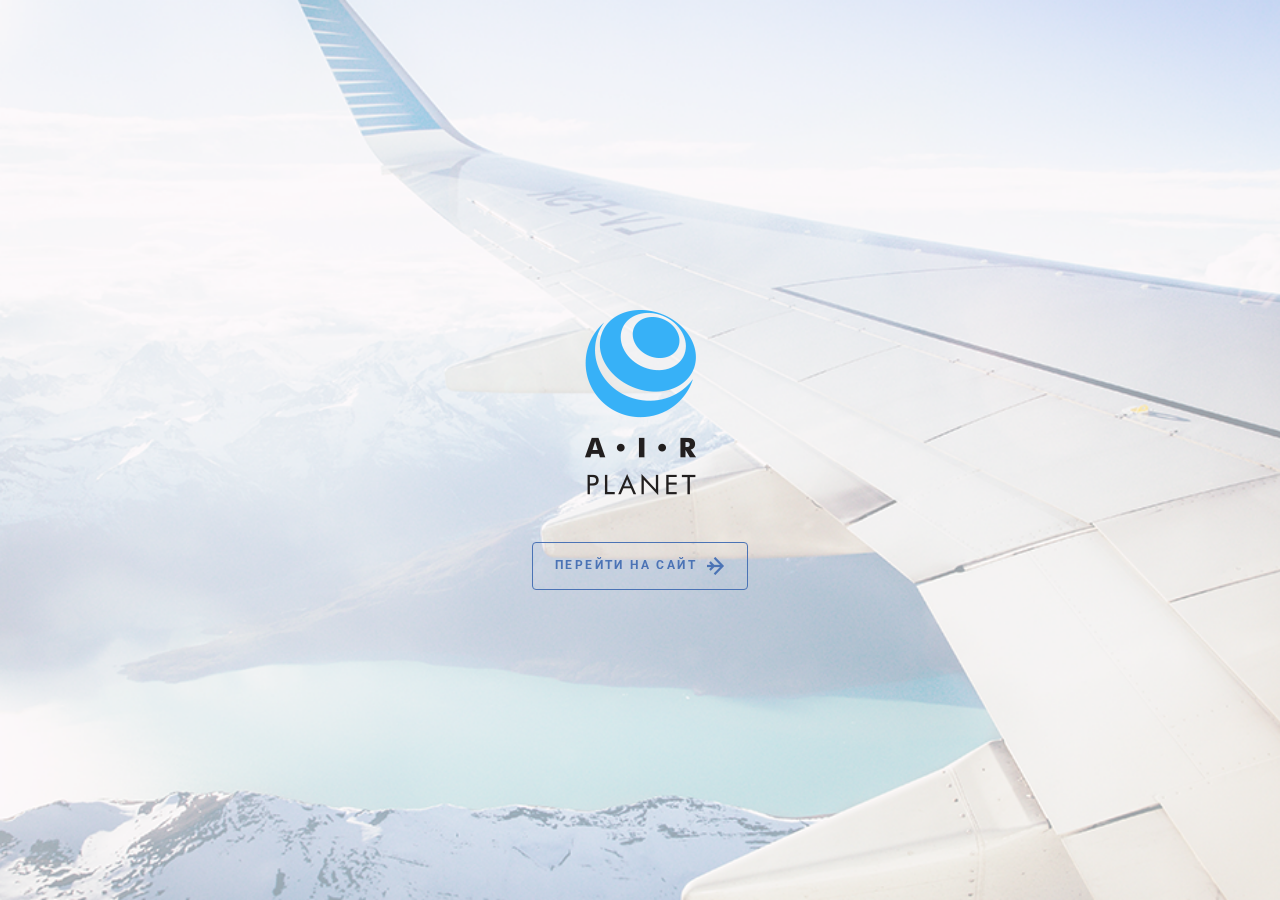
<file: index.html>
<!DOCTYPE html>

<html lang="ru">

<head>
    <meta charset="UTF-8">
    <meta name="viewport" content="width=device-width, initial-scale=1.0">
    <meta http-equiv="X-UA-Compatible" content="ie=edge">
    <title>Airplanet</title>

    <link href="https://fonts.googleapis.com/css?family=Open+Sans:700|Roboto:300,400,400i,700&display=swap"
        rel="stylesheet">
    <link rel="stylesheet" href="./style.css">
</head>
<body>

    <div class="wrapper wrapper-intro">
        <div class="auth">
            <div class="auth__content">
                <img src="./img/vertical_logo.png" alt="" class="auth__logo">
                <a href="./about.html" class="auth__welcome auth__icon">Перейти на сайт
                </a>
            </div>
        </div>

    </div>
</body>
</html>
</file>
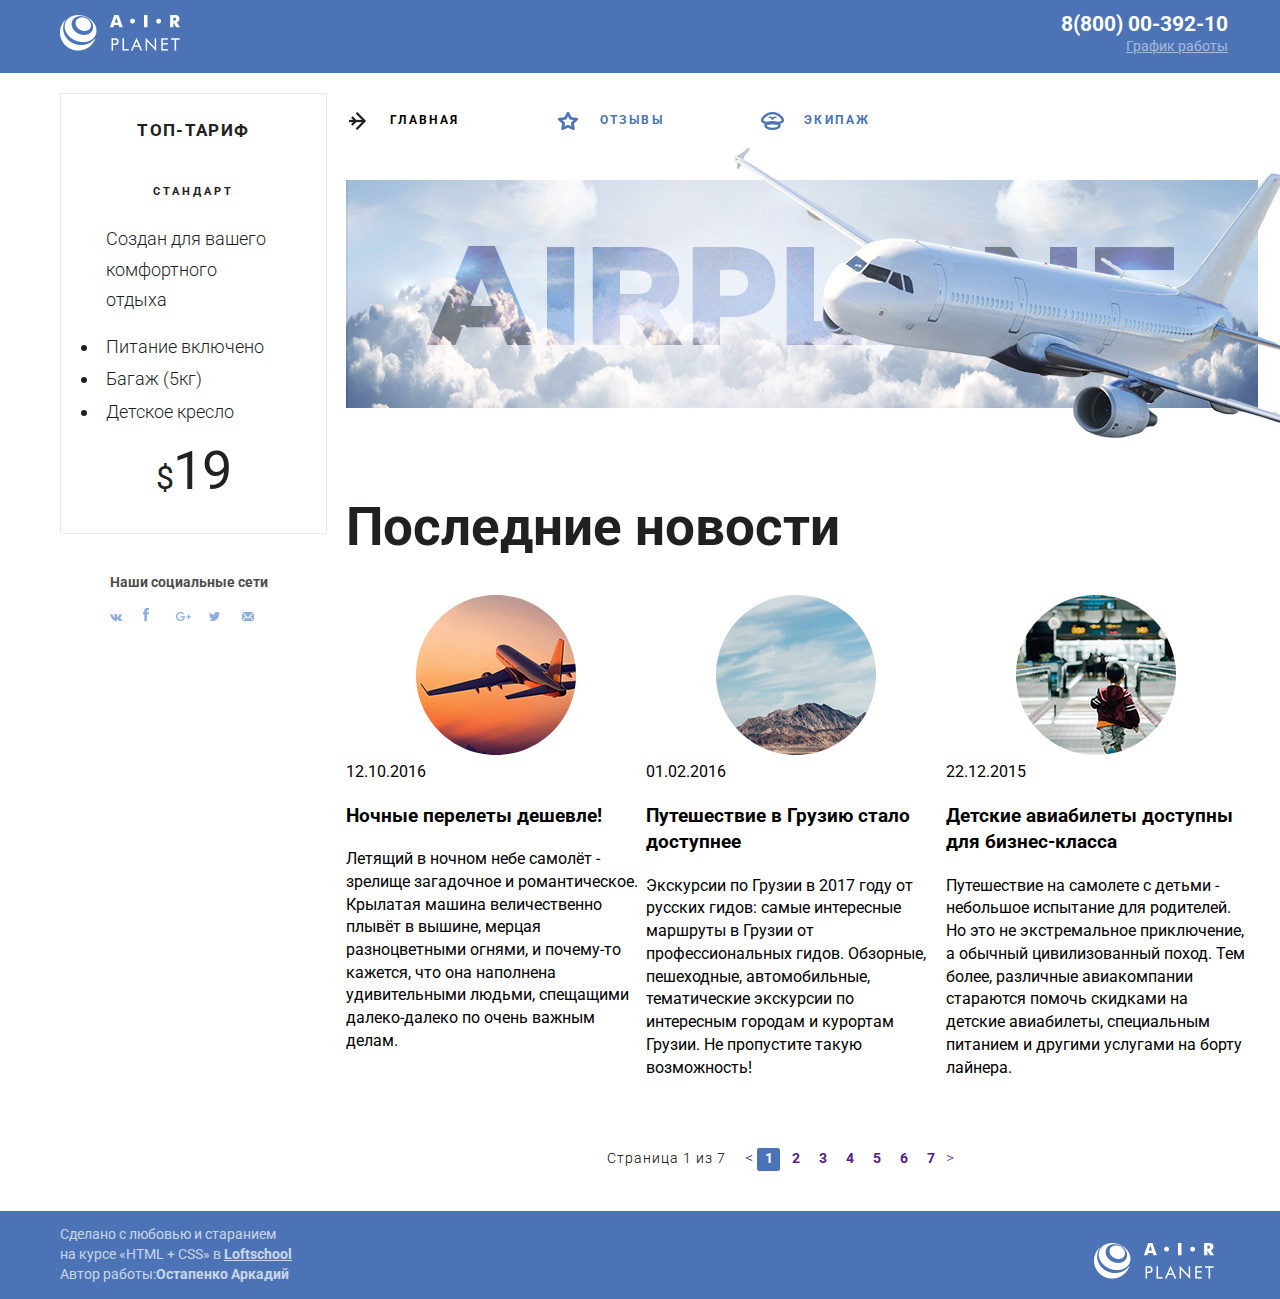
<file: about.html>
<!DOCTYPE html>
<html lang="ru">

<head>
    <meta charset="UTF-8">
    <meta name="viewport" content="width=device-width, initial-scale=1.0">
    <meta http-equiv="X-UA-Compatible" content="ie=edge">
    <title>Airplanet</title>

    <link href="https://fonts.googleapis.com/css?family=Open+Sans:700|Roboto:300,400,400i,700&display=swap"
        rel="stylesheet">
    <link rel="stylesheet" href="./style.css">
</head>

<body>
    <div class="wrapper">
        <div class="wrapper__content">
            <header class="header">
                <div class="container header__container">
                    <a href="#" class="logo">
                        <img src="./img/logo_header.png" class="logo__img" alt="Айрпланет">
                    </a>
                    <address class="contacts">
                        <a href="tel:+78000039210" class="contacts__phone">
                            8(800) 00-392-10</a>
                        <div class="working__time">
                            <div class="working__time-title">
                                График работы
                                <div class="working__menu">
                                        <div class="working__triangle">
                                            <div class="triangle"></div>
                                        </div>
                                    <div class="working__list">
                                        <ul class="working__list-text">
                                            <li class="working__list-one">пн-вс: 9:00-20:00</li>
                                            <li class="working__list-two">обед: 14:00-14:30</li>
                                        </ul>
                                    </div>
                                </div>
                            </div>
                        </div>
                    </address>
                </div>
            </header>
            <div class="maincontent">
                <div class="container">
                    <div class="sidebar">
                        <div class="rates__section">
                               
                                <h1 class="rates__name">топ-тариф</h1>
                                <h2 class="rates__name-two">стандарт</h2>
                                <h2 class="rates__par">Создан для вашего комфортного отдыха</h2>
                                <ul class="rates__list">
                                    <li>Питание включено</li>
                                    <li>Багаж (5кг)</li>
                                    <li>Детское кресло</li>
                                </ul>
                                <div class="rates__price">
                                    <span class="rates__price-elem">
                                        <p class="dollar">$</p>19
                                    </span>
                                </div>
                        </div>
                        <address class="footer-contacts">
                                <p class="footer-contacts__title">
                                    Наши социальные сети
                                </p>
                                <ul class="footer__social">
                                    <li class="social__item">
                                        <img src="./img/vk.png" class="social__item-img"><img>
                                    </li>
                                    <li class="social__item">
                                        <img src="./img/fb.png" class="social__item-img"><img>
                                    </li>
                                    <li class="social__item">
                                        <img src="./img/google.png" class="social__item-img"><img>
                                    </li>
                                    <li class="social__item">
                                        <img src="./img/twitter.png" class="social__item-img"><img>
                                    </li>
                                    <li class="social__item">
                                        <img src="./img/mail.png" class="social__item-img"><img>
                                    </li>
                                </ul>
                            </address>
                    </div>
                    <div class="content">
                        <nav class="menu menu--horizontal">
                            <ul class="menu__list">
                                <li class="menu__item menu__item--active ">
                                    <a href="#" class="menu__text menu__text--icon--plain">ГЛАВНАЯ</a>
                                </li>
                                <li class="menu__item">
                                    <a href="./reviews.html" class="menu__text menu__text--icon--feed ">ОТЗЫВЫ</a>
                                </li>
                                <li class="menu__item">
                                    <a href="./crew.html" class="menu__text menu__text--icon--team">ЭКИПАЖ</a>
                                </li>
                            </ul>
                        </nav>
                        <div class="content__picture">
                            <img src="./img/Photo.png" alt="изображение контента">
                        </div>
                        
                        <div class="container__news">
                            <div class="content__title">
                                <h3>Последние новости</h3>
                            </div>
                            <div class="news">
                                <ul class="news__list">
                                    <li class="news__section">
                                        <div class="news__block">
                                            <div class="news__pic"><img src="./img/planeflying1.png"
                                                    alt="Изображение летящего самолета"></div>
                                            <div class="news__box">
                                                <div class="news__time">12.10.2016</div>
                                                <h3 class="news__title">Ночные перелеты дешевле!</h3>
                                                <div class="news__text">
                                                    <p>Летящий в ночном небе самолёт - зрелище загадочное и
                                                        романтическое. Крылатая машина величественно плывёт в вышине,
                                                        мерцая разноцветными огнями, и почему-то кажется, что она
                                                        наполнена удивительными людьми, спещащими далеко-далеко по очень
                                                        важным делам.</p>
                                                </div>
                                            </div>
                                        </div>

                                    </li>

                                    <li class="news__section">
                                        <div class="news__block">
                                            <div class="news__pic">
                                                <img src="./img/news_mouting.png" alt="Изображение гор">
                                            </div>
                                            <div class="news__box">
                                                <div class="news__time">01.02.2016</div>
                                                <h3 class="news__title">Путешествие в Грузию стало доступнее</h3>
                                                <div class="news__text">
                                                    <p>Экскурсии по Грузии в 2017 году от русских гидов: самые
                                                        интересные маршруты в Грузии от профессиональных гидов.
                                                        Обзорные, пешеходные, автомобильные, тематические экскурсии по
                                                        интересным городам и курортам Грузии. Не пропустите такую
                                                        возможность!</p>
                                                </div>
                                            </div>
                                        </div>
                                    </li>

                                    <li class="news__section">
                                        <div class="news__block">
                                            <div class="news__pic">
                                                <img src="./img/Layer_5.png" alt="Изображение аэропорта">
                                            </div>
                                            <div class="news__box">
                                                <div class="news__time">22.12.2015</div>
                                                <h3 class="news__title">Детские авиабилеты доступны для бизнес-класса
                                                </h3>
                                                <div class="news__text">
                                                    <p>Путешествие на самолете с детьми - небольшое испытание для
                                                        родителей. Но это не экстремальное приключение, а обычный
                                                        цивилизованный поход. Тем более, различные авиакомпании
                                                        стараются помочь скидками на детские авиабилеты, специальным
                                                        питанием и другими услугами на борту лайнера.</p>
                                                </div>
                                            </div>
                                        </div>
                                    </li>
                                </ul>
                            </div>
                        </div>
                        <div class="pagination">
                            <div class="pagination__desc">
                                Страница 1 из 7
                            </div>
                            <div class="pagination__control">

                                <a href="" class="pagination__pages-prev">&lt;</a>

                                <ul class="pagination__pages">

                                    <li class="pagination__pages-item pagination__pages-item--active">
                                        <a href="" class="pagination__pages-link">1</a>
                                    </li>

                                    <li class="pagination__pages-item">
                                        <a href="" class="pagination__pages-link">2</a>
                                    </li>

                                    <li class="pagination__pages-item">
                                        <a href="" class="pagination__pages-link">3</a>
                                    </li>

                                    <li class="pagination__pages-item">
                                        <a href="" class="pagination__pages-link">4</a>
                                    </li>

                                    <li class="pagination__pages-item">
                                        <a href="" class="pagination__pages-link">5</a>
                                    </li>

                                    <li class="pagination__pages-item">
                                        <a href="" class="pagination__pages-link">6</a>
                                    </li>

                                    <li class="pagination__pages-item">
                                        <a href="" class="pagination__pages-link">7</a>
                                    </li>

                                </ul>

                                <a href="" class="pagination__pages-next">&gt;</a>
                            </div>
                        </div>
                    </div>
                </div>
            </div>
        </div>
        <footer class="footer">
            <div class="container">
                <div class="footer__text">
                    <p class="text__autor">Сделано с любовью и старанием <br>на курсе &laquo;HTML + CSS&raquo; в <b><a
                                class="loftschool" href="https://loftschool.com">Loftschool</a></b><br>
                        Автор работы:<b>Остапенко Аркадий</b>
                    </p>
                </div>
                <div class="footer__logo">
                    <img src="./img/logo_header.png" class="footer__logo-img" alt="airplanet">
                </div>
                
            </div>
        </footer>
    </div>
</body>

</html>
</file>
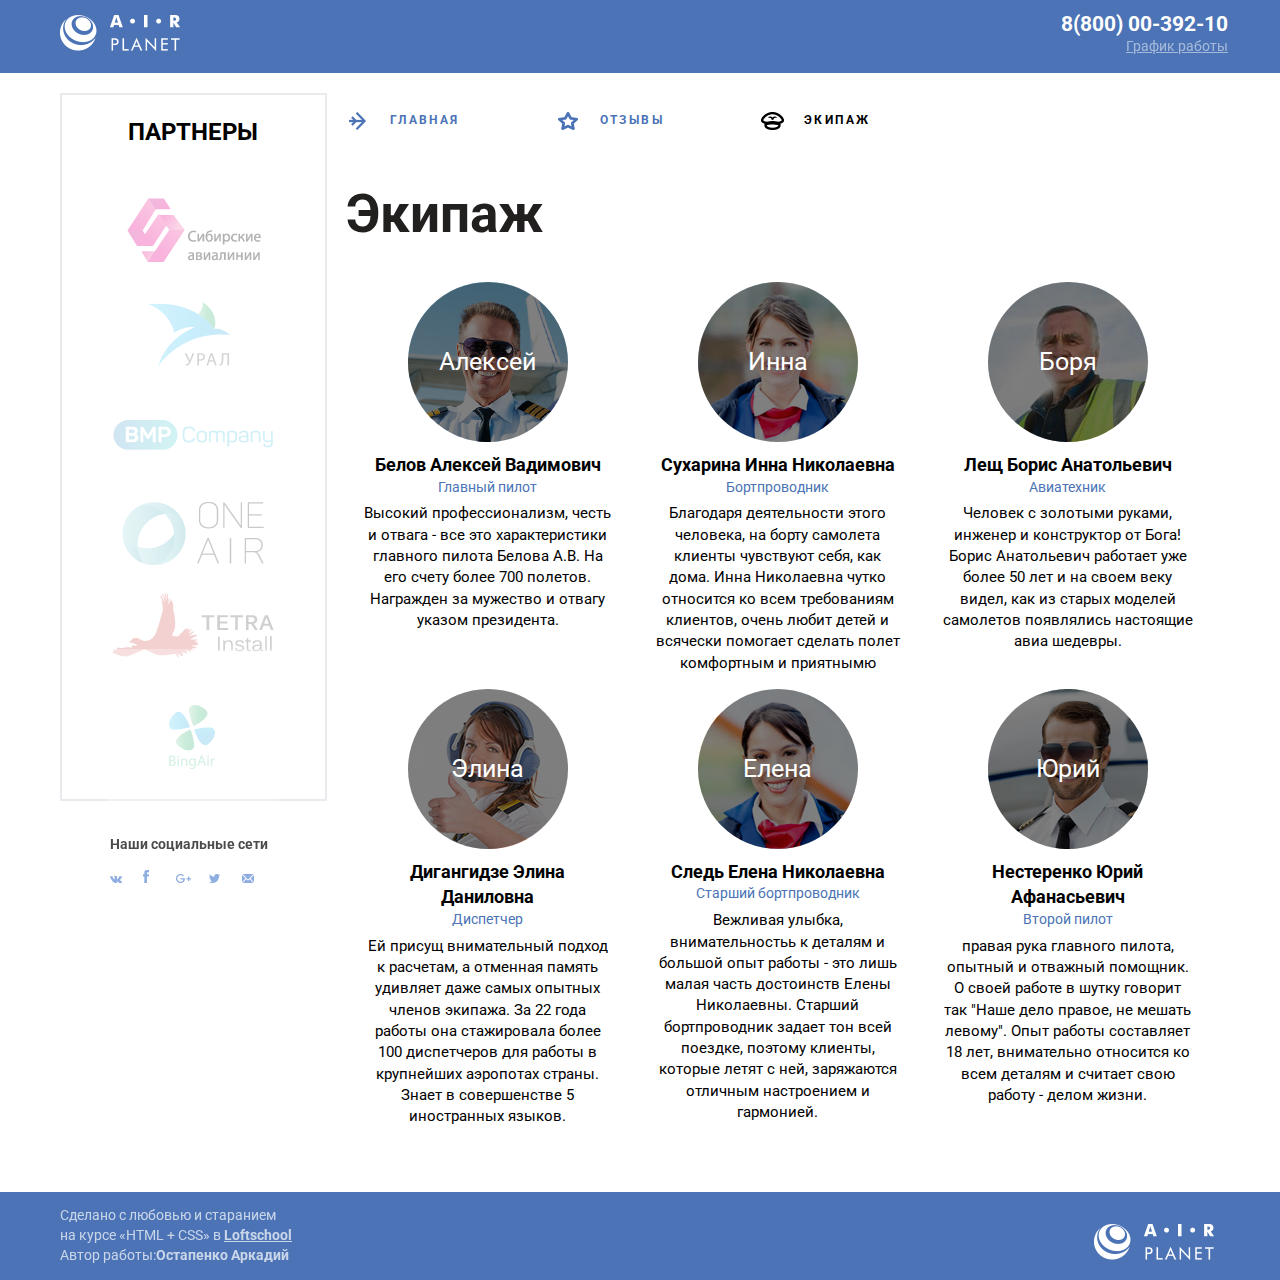
<file: crew.html>
<!DOCTYPE html>
<html lang="ru">

<head>
    <meta charset="UTF-8">
    <meta name="viewport" content="width=device-width, initial-scale=1.0">
    <meta http-equiv="X-UA-Compatible" content="ie=edge">
    <title>Airplanet</title>

    <link href="https://fonts.googleapis.com/css?family=Open+Sans:700|Roboto:300,400,400i,700&display=swap"
        rel="stylesheet">
    <link rel="stylesheet" href="./style.css">
</head>

<body>
    <div class="wrapper">
        <div class="wrapper__content">
            <header class="header">
                <div class="container header__container">
                    <a href="#" class="logo">
                        <img src="./img/logo_header.png" class="logo__img" alt="Айрпланет">
                    </a>
                    <address class="contacts">
                            <a href="tel:+78000039210" class="contacts__phone">
                                8(800) 00-392-10</a>
                            <div class="working__time">
                                <div class="working__time-title">
                                    График работы
                                    <div class="working__menu">
                                            <div class="working__triangle">
                                                <div class="triangle"></div>
                                            </div>
                                        <div class="working__list">
                                            <ul class="working__list-text">
                                                <li class="working__list-one">пн-вс: 9:00-20:00</li>
                                                <li class="working__list-two">обед: 14:00-14:30</li>
                                            </ul>
                                        </div>
                                    </div>
                                </div>
                                
                            </div>
                        </address>
                </div>
            </header>
            <div class="maincontent">
            <div class="container">
                <aside class="sidebar">
                        <div class="partners__main">
                            <h2 class=" partners__title">
                                    ПАРТНЕРЫ
                            </h2>
                            <div class="partners-box">
                                    <ul class="partners__logo">
                                        <li class="partners__logo-pic">
                                            <img src="./img/pl3.png">
                                        </li>
                                        <li class="partners__logo-pic">
                                                <img src="./img/pl6.png">
                                        </li>
                                        <li class="partners__logo-pic">
                                            <img src="./img/pl1.png">
                                        </li>
                                        <li class="partners__logo-pic">
                                                <img src="./img/pl4.png">
                                            </li>
                                        <li class="partners__logo-pic">
                                            <img src="./img/pl2.png">
                                        </li>
                                        <li class="partners__logo-pic">
                                            <img src="./img/pl5.png">
                                        </li>
                                        
                                    </ul>
                            </div>
                        </div>
                        <address class="footer-contacts">
                                <p class="footer-contacts__title">
                                    Наши социальные сети
                                </p>
                                <ul class="footer__social">
                                    <li class="social__item">
                                        <img src="./img/vk.png" class="social__item-img"></img>
                                    </li>
                                    <li class="social__item">
                                        <img src="./img/fb.png" class="social__item-img"></img>
                                    </li>
                                    <li class="social__item">
                                        <img src="./img/google.png" class="social__item-img"></img>
                                    </li>
                                    <li class="social__item">
                                        <img src="./img/twitter.png" class="social__item-img"></img>
                                    </li>
                                    <li class="social__item">
                                        <img src="./img/mail.png" class="social__item-img"></img>
                                    </li>
                                </ul>
                            </address>
                </aside>
                <div class="content">

                    <!-- <div class="bcrumbs">
                        <ul class="bcrumbs__list">
                            <li class="bcrumbs__name"><a href="./about.html" class="bcrumbs__text">Главная</a></li>
                            <li class="bcrumbs__name"><a href="#" class="bcrumbs__text bcrumbs__text--active">Экипаж</a></li>
                        </ul>
                    </div> -->
                    <nav class="menu menu--horizontal">
                            <ul class="menu__list">
                                <li class="menu__item">
                                <a href="./about.html" class="menu__text menu__text--icon--plain">ГЛАВНАЯ</a>
                                </li>
                                <li class="menu__item">
                                <a href="./reviews.html" class="menu__text menu__text--icon--feed ">ОТЗЫВЫ</a>
                                </li>
                                <li class="menu__item menu__item--active">
                                <a href="#"  class="menu__text menu__text--icon--team">ЭКИПАЖ</a>
                                </li>
                            </ul>
                        </nav>
                    <div class="content__members">
                        <div class="content__members">
                            <div class="content__members-title">
                                <h3>Экипаж</h3>
                            </div>
                            <ul class="members">

                                <li class="members__section">
                                    <div class="members__section-block">
                                        <div class="block__photo">
                                            <div class="block__photo-pic">
                                                <img src="./img/team-alex.png" alt="изображение члена команды">
                                                <div class="mask">
                                                    <div class="mask__name">Алексей</div>
                                                </div>
                                            </div>
                                        </div>
                                        <h3 class="block__name">Белов Алексей Вадимович</h3>
                                        <p class="block__par">Главный пилот</p>
                                        <p class="block__text">Высокий профессионализм, честь и отвага - все это
                                            характеристики главного пилота Белова А.В. На его счету более 700 полетов.
                                            Награжден за мужество и отвагу указом президента.</p>
                                    </div>
                                </li>

                                <li class="members__section">
                                    <div class="members__section-block">
                                        <div class="block__photo">
                                            <div class="block__photo-pic">
                                                <img src="./img/team-inna.png" alt="изображение члена команды">
                                                <div class="mask">
                                                    <div class="mask__name">Инна</div>
                                                </div>
                                            </div>
                                        </div>
                                        <h3 class="block__name">Сухарина Инна Николаевна</h3>
                                        <p class="block__par">Бортпроводник</p>
                                        <p class="block__text">Благодаря деятельности этого человека, на борту самолета
                                            клиенты чувствуют себя, как дома. Инна Николаевна чутко относится ко всем
                                            требованиям клиентов, очень любит детей и всячески помогает сделать полет
                                            комфортным и приятнымю</p>
                                    </div>
                                </li>

                                <li class="members__section">
                                    <div class="members__section-block">
                                        <div class="block__photo">
                                            <div class="block__photo-pic">
                                                <img src="./img/team-boris.png" alt="изображение члена команды">
                                                <div class="mask">
                                                    <div class="mask__name">Боря</div>
                                                </div>
                                            </div>
                                        </div>
                                        <h3 class="block__name">Лещ Борис Анатольевич</h3>
                                        <p class="block__par">Авиатехник</p>
                                        <p class="block__text">Человек с золотыми руками, инженер и конструктор от Бога!
                                            Борис Анатольевич работает уже более 50 лет и на своем веку видел, как из
                                            старых моделей самолетов появлялись настоящие авиа шедевры.</p>
                                    </div>
                                </li>

                                <li class="members__section">
                                    <div class="members__section-block">
                                        <div class="block__photo">
                                            <div class="block__photo-pic">
                                                <img src="./img/team-elina.png" alt="изображение члена команды">
                                                <div class="mask">
                                                    <div class="mask__name">Элина</div>
                                                </div>
                                            </div>
                                        </div>
                                        <h3 class="block__name">Дигангидзе Элина Даниловна</h3>
                                        <p class="block__par">Диспетчер</p>
                                        <p class="block__text">Ей присущ внимательный подход к расчетам, а отменная
                                            память удивляет даже самых опытных членов экипажа. За 22 года работы она
                                            стажировала более 100 диспетчеров для работы в крупнейших аэропотах страны.
                                            Знает в совершенстве 5 иностранных языков.</p>
                                    </div>
                                </li>

                                <li class="members__section">
                                    <div class="members__section-block">
                                        <div class="block__photo">
                                            <div class="block__photo-pic">
                                                <img src="./img/team-elena.png" alt="изображение члена команды">
                                                <div class="mask">
                                                    <div class="mask__name">Елена</div>
                                                </div>
                                            </div>
                                        </div>
                                        <h3 class="block__name">Следь Елена Николаевна</h3>
                                        <p class="block__par">Старший бортпроводник</p>
                                        <p class="block__text">Вежливая улыбка, внимательностьь к деталям и большой опыт
                                            работы - это лишь малая часть достоинств Елены Николаевны. Старший
                                            бортпроводник задает тон всей поездке, поэтому клиенты, которые летят с ней,
                                            заряжаются отличным настроением и гармонией.</p>
                                    </div>
                                </li>

                                <li class="members__section">
                                    <div class="members__section-block">
                                        <div class="block__photo">
                                            <div class="block__photo-pic">
                                                <img src="./img/team-yriy.png" alt="изображение члена команды">
                                                <div class="mask">
                                                    <div class="mask__name">Юрий</div>
                                                </div>
                                            </div>
                                        </div>
                                        <h3 class="block__name">Нестеренко Юрий Афанасьевич</h3>
                                        <p class="block__par">Второй пилот</p>
                                        <p class="block__text">правая рука главного пилота, опытный и отважный помощник.
                                            О своей работе в шутку говорит так "Наше дело правое, не мешать левому".
                                            Опыт работы составляет 18 лет, внимательно относится ко всем деталям и
                                            считает свою работу - делом жизни.</p>
                                    </div>
                                </li>

                            </ul>
                            


                        </div>
                    </div>
                </div>
            </div>
        </div>
        <footer class="footer">
            <div class="container">
                <div class="footer__text">
                    <p class="text__autor">Сделано с любовью и старанием <br>на курсе &laquo;HTML + CSS&raquo; в <b><a
                                class="loftschool" href="https://loftschool.com">Loftschool</a></b><br>
                        Автор работы:<b>Остапенко Аркадий</b>
                    </p>
                </div>
                <div class="footer__logo">
                    <img src="./img/logo_header.png" class="footer__logo-img" alt="airplanet">
                </div>
                
            </div>
        </footer>
    </div>
</body>

</html>
</file>
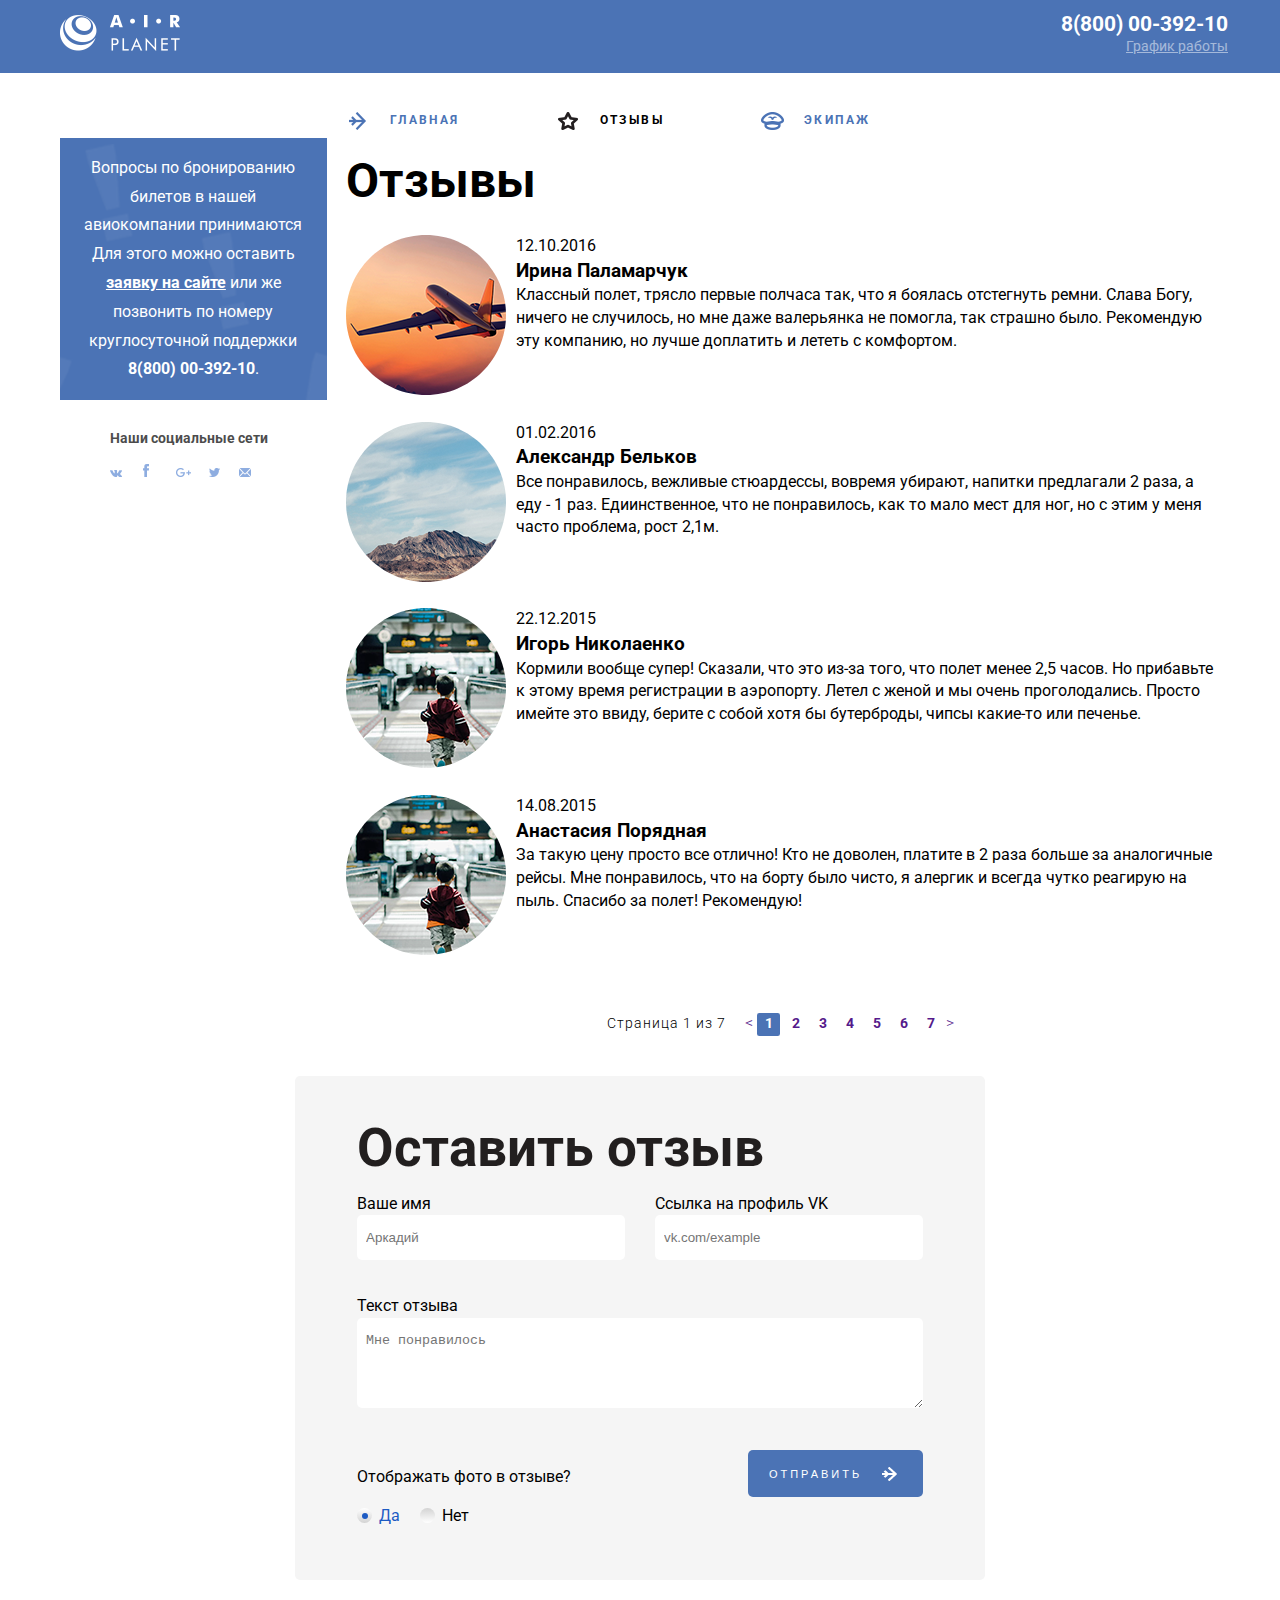
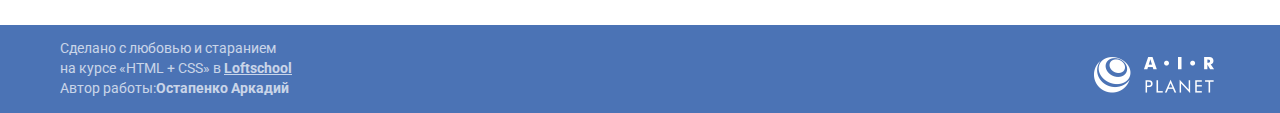
<file: reviews.html>
<!DOCTYPE html>
<html lang="ru">

<head>
    <meta charset="UTF-8">
    <meta name="viewport" content="width=device-width, initial-scale=1.0">
    <meta http-equiv="X-UA-Compatible" content="ie=edge">
    <title>Airplanet</title>

    <link href="https://fonts.googleapis.com/css?family=Open+Sans:700|Roboto:300,400,400i,700&display=swap"
        rel="stylesheet">
    <link rel="stylesheet" href="./style.css">
</head>

<body>
    <div class="wrapper">
        <div class="wrapper__content">
            <header class="header">
                <div class="container header__container">
                    <a href="#" class="logo">
                        <img src="./img/logo_header.png" class="logo__img" alt="Айрпланет">
                    </a>
                    <address class="contacts">
                            <a href="tel:+78000039210" class="contacts__phone">
                                8(800) 00-392-10</a>
                            <div class="working__time">
                                <div class="working__time-title">
                                    График работы
                                    <div class="working__menu">
                                            <div class="working__triangle">
                                                <div class="triangle"></div>
                                            </div>
                                        <div class="working__list">
                                            <ul class="working__list-text">
                                                <li class="working__list-one">пн-вс: 9:00-20:00</li>
                                                <li class="working__list-two">обед: 14:00-14:30</li>
                                            </ul>
                                        </div>
                                    </div>
                                </div>
                                
                            </div>
                        </address>
                </div>
            </header>
            <div class="maincontent">

            <div class="container">
                <aside class="sidebar">
                        <div class="question">
                                <div class="question__container container">
                                    <div class="question__text">
                                        <p>Вопросы по бронированию билетов в нашей авиокомпании принимаются<br>
                                            Для этого можно оставить <a href="" class="question__text-anchor">заявку на сайте</a> или же
                                            позвонить по номеру<br> круглосуточной поддержки <a href="tel:+78000039210"
                                                class="question__text-phone"> 8(800) 00-392-10</a>.</p>
                                    </div>
                                </div>
                            </div>
                        <address class="footer-contacts">
                                <p class="footer-contacts__title">
                                    Наши социальные сети
                                </p>
                                <ul class="footer__social">
                                    <li class="social__item">
                                        <img src="./img/vk.png" class="social__item-img"></img>
                                    </li>
                                    <li class="social__item">
                                        <img src="./img/fb.png" class="social__item-img"></img>
                                    </li>
                                    <li class="social__item">
                                        <img src="./img/google.png" class="social__item-img"></img>
                                    </li>
                                    <li class="social__item">
                                        <img src="./img/twitter.png" class="social__item-img"></img>                  
                                    <li class="social__item">
                                        <img src="./img/mail.png" class="social__item-img"></img>
                                    </li>
                                </ul>
                            </address>
                </aside>
                <div class="content">
                        <nav class="menu menu--horizontal">
                                <ul class="menu__list">
                                    <li class="menu__item ">
                                    <a href="./about.html" class="menu__text menu__text--icon--plain">ГЛАВНАЯ</a>
                                    </li>
                                    <li class="menu__item menu__item--active">
                                    <a href="#" class="menu__text menu__text--icon--feed ">ОТЗЫВЫ</a>
                                    </li>
                                    <li class="menu__item">
                                    <a href="./crew.html"  class="menu__text menu__text--icon--team">ЭКИПАЖ</a>
                                    </li>
                                </ul>
                            </nav>
                        <div class="container__reviews">
                                <h1 class="reviews__title-head">Отзывы</h1>
                            <div class="reviews">
                                <ul class="reviews__list">
                                    <li class="reviews__section">
                                        <div class="reviews__block">
                                            <div class="reviews__pic"><img src="./img/planeflying1.png"
                                                    alt="Изображение летящего самолета"></div>
                                            <div class="reviews__box">
                                                <div class="reviews__time">12.10.2016</div>
                                                <h3 class="reviews__title">Ирина Паламарчук</h3>
                                                    <p class="reviews__text">Классный полет, трясло первые полчаса так, что я боялась
                                                        отстегнуть ремни. Слава Богу, ничего не случилось, но мне даже
                                                        валерьянка не помогла, так страшно было. Рекомендую эту
                                                        компанию, но лучше доплатить и лететь с комфортом.</p>
                                            </div>
                                        </div>

                                    </li>

                                    <li class="reviews__section">
                                        <div class="reviews__block">
                                            <div class="reviews__pic">
                                                <img src="./img/news_mouting.png" alt="Изображение гор">
                                            </div>
                                            <div class="reviews__box">
                                                <div class="reviews__time">01.02.2016</div>
                                                <h3 class="reviews__title">Александр Бельков</h3>
                                                    <p class="reviews__text">Все понравилось, вежливые стюардессы, вовремя убирают, напитки
                                                        предлагали 2 раза, а еду - 1 раз. Едиинственное, что не
                                                        понравилось, как то мало мест для ног, но с этим у меня часто
                                                        проблема, рост 2,1м.</p>
                                            </div>
                                        </div>
                                    </li>

                                    <li class="reviews__section">
                                        <div class="reviews__block">
                                            <div class="reviews__pic">
                                                <img src="./img/Layer_5.png" alt="Изображение аэропорта">
                                            </div>
                                            <div class="reviews__box">
                                                <div class="reviews__time">22.12.2015</div>
                                                <h3 class="reviews__title">Игорь Николаенко</h3>
                                                    <p class="reviews__text">Кормили вообще супер! Сказали, что это из-за того, что полет
                                                        менее 2,5 часов. Но прибавьте к этому время регистрации в
                                                        аэропорту. Летел с женой и мы очень проголодались. Просто имейте
                                                        это ввиду, берите с собой хотя бы бутерброды, чипсы какие-то или
                                                        печенье.</p>
                                            </div>
                                        </div>
                                    </li>

                                    <li class="reviews__section">
                                        <div class="reviews__block">
                                            <div class="reviews__pic">
                                                <img src="./img/Layer_5.png" alt="Изображение аэропорта">
                                            </div>
                                            <div class="reviews__box">
                                                <div class="reviews__time">14.08.2015</div>
                                                <h3 class="reviews__title">Анастасия Порядная</h3>
                                                    <p class="reviews__text">За такую цену просто все отлично! Кто не доволен, платите в 2
                                                        раза больше за аналогичные рейсы. Мне понравилось, что на борту
                                                        было чисто, я алергик и всегда чутко реагирую на пыль. Спасибо
                                                        за полет! Рекомендую!</p>
                                            </div>
                                        </div>
                                    </li>
                                </ul>
                            </div>
                        </div>
                        <div class="pagination">
                            <div class="pagination__desc">
                                Страница 1 из 7
                            </div>
                            <div class="pagination__control">

                                <a href="" class="pagination__pages-prev">&lt;</a>

                                <ul class="pagination__pages">

                                    <li class="pagination__pages-item pagination__pages-item--active">
                                        <a href="" class="pagination__pages-link">1</a>
                                    </li>

                                    <li class="pagination__pages-item">
                                        <a href="" class="pagination__pages-link">2</a>
                                    </li>

                                    <li class="pagination__pages-item">
                                        <a href="" class="pagination__pages-link">3</a>
                                    </li>

                                    <li class="pagination__pages-item">
                                        <a href="" class="pagination__pages-link">4</a>
                                    </li>

                                    <li class="pagination__pages-item">
                                        <a href="" class="pagination__pages-link">5</a>
                                    </li>

                                    <li class="pagination__pages-item">
                                        <a href="" class="pagination__pages-link">6</a>
                                    </li>

                                    <li class="pagination__pages-item">
                                        <a href="" class="pagination__pages-link">7</a>
                                    </li>

                                </ul>

                                <a href="" class="pagination__pages-next">&gt;</a>
                            </div>
                        </div>

                    </div>
                </div>
            </div>
            
            <div class="question-form">

                <div class="form">
                    <div class="form__title">
                        <h3 class="question-form__title">Оставить отзыв</h3>
                    </div>
                    <form method="POST" class="form__elem">
                        <div class="form__row">
                            <label class="form__block">
                                <span class="form__block-title">Ваше имя</span>
                                <input placeholder="Аркадий" type="text" class="form__input">
                            </label>
                            <label class="form__block">
                                <span class="form__block-title">Ссылка на профиль VK</span>
                                <input placeholder="vk.com/example" type="text" class="form__input">
                            </label>
                        </div>
                        <div class="form__row">
                            <label class="form__block">
                                <span class="form__block-title">Текст отзыва</span>
                                <textarea placeholder="Мне понравилось"
                                    class="form__input form__input--textarea"></textarea>
                            </label>
                        </div>
                        <div class="form__row">
                            <div class="form__row-question">
                                <div class="form__text">
                                    <p>Отображать фото в отзыве?</p>
                                </div>
                                <div class="radio">
                                    <label class="radio">
                                        <input name="radio__name" type="radio" checked="checked" class=radio__input>
                                        <div class="radio__check">
                                            <div class="radio__check-circle"></div>
                                        </div>
                                        <div class="radio__block">Да</div>
                                    </label>
                                    <label class="radio">
                                        <input name="radio__name" type="radio" class="radio__input">
                                        <div class="radio__check">
                                            <div class="radio__check-circle"></div>
                                        </div>
                                        <div class="radio__block">Нет</div>   
                                    </label>
                                </div>        
                            </div>
                            <div class="form__row-button">
                                <button type="submit" class="button__elem">
                                    <div class="pip">ОТПРАВИТЬ</div><img class="pop" src="img/plane-white.png">
                                </button>
                            </div>
                        </div>
                    </form>
                </div>

                               
            </div>
            <footer class="footer">
                <div class="container">
                    <div class="footer__text">
                        <p class="text__autor">Сделано с любовью и старанием <br>на курсе &laquo;HTML + CSS&raquo; в
                            <b><a class="loftschool" href="https://loftschool.com">Loftschool</a></b><br>
                            Автор работы:<b>Остапенко Аркадий</b>
                        </p>
                    </div>
                    <div class="footer__logo">
                        <img src="./img/logo_header.png" class="footer__logo-img" alt="airplanet">
                    </div>
                    
                </div>
            </footer>
        </div>
    </div>
</body>

</html>
</file>
<file: style.css>
@import url('./css/layout/base.css');

@import url('./css/blocks/header.css');
@import url('./css/blocks/maincontent.css');
@import url('./css/blocks/content.css');
@import url('./css/blocks/sidebar.css');
@import url('./css/blocks/rates.css');
@import url('./css/blocks/news.css');
@import url('./css/blocks/pagination.css');
@import url('./css/blocks/social.css');
@import url('./css/blocks/footer.css');
@import url('./css/blocks/question.css');
@import url('./css/blocks/form.css');
@import url('./css/blocks/bcrumbs.css');
@import url('./css/blocks/members.css');
@import url('./css/blocks/partners.css');
@import url('./css/blocks/intro.css');
@import url('./css/blocks/reviews.css');
</file>
